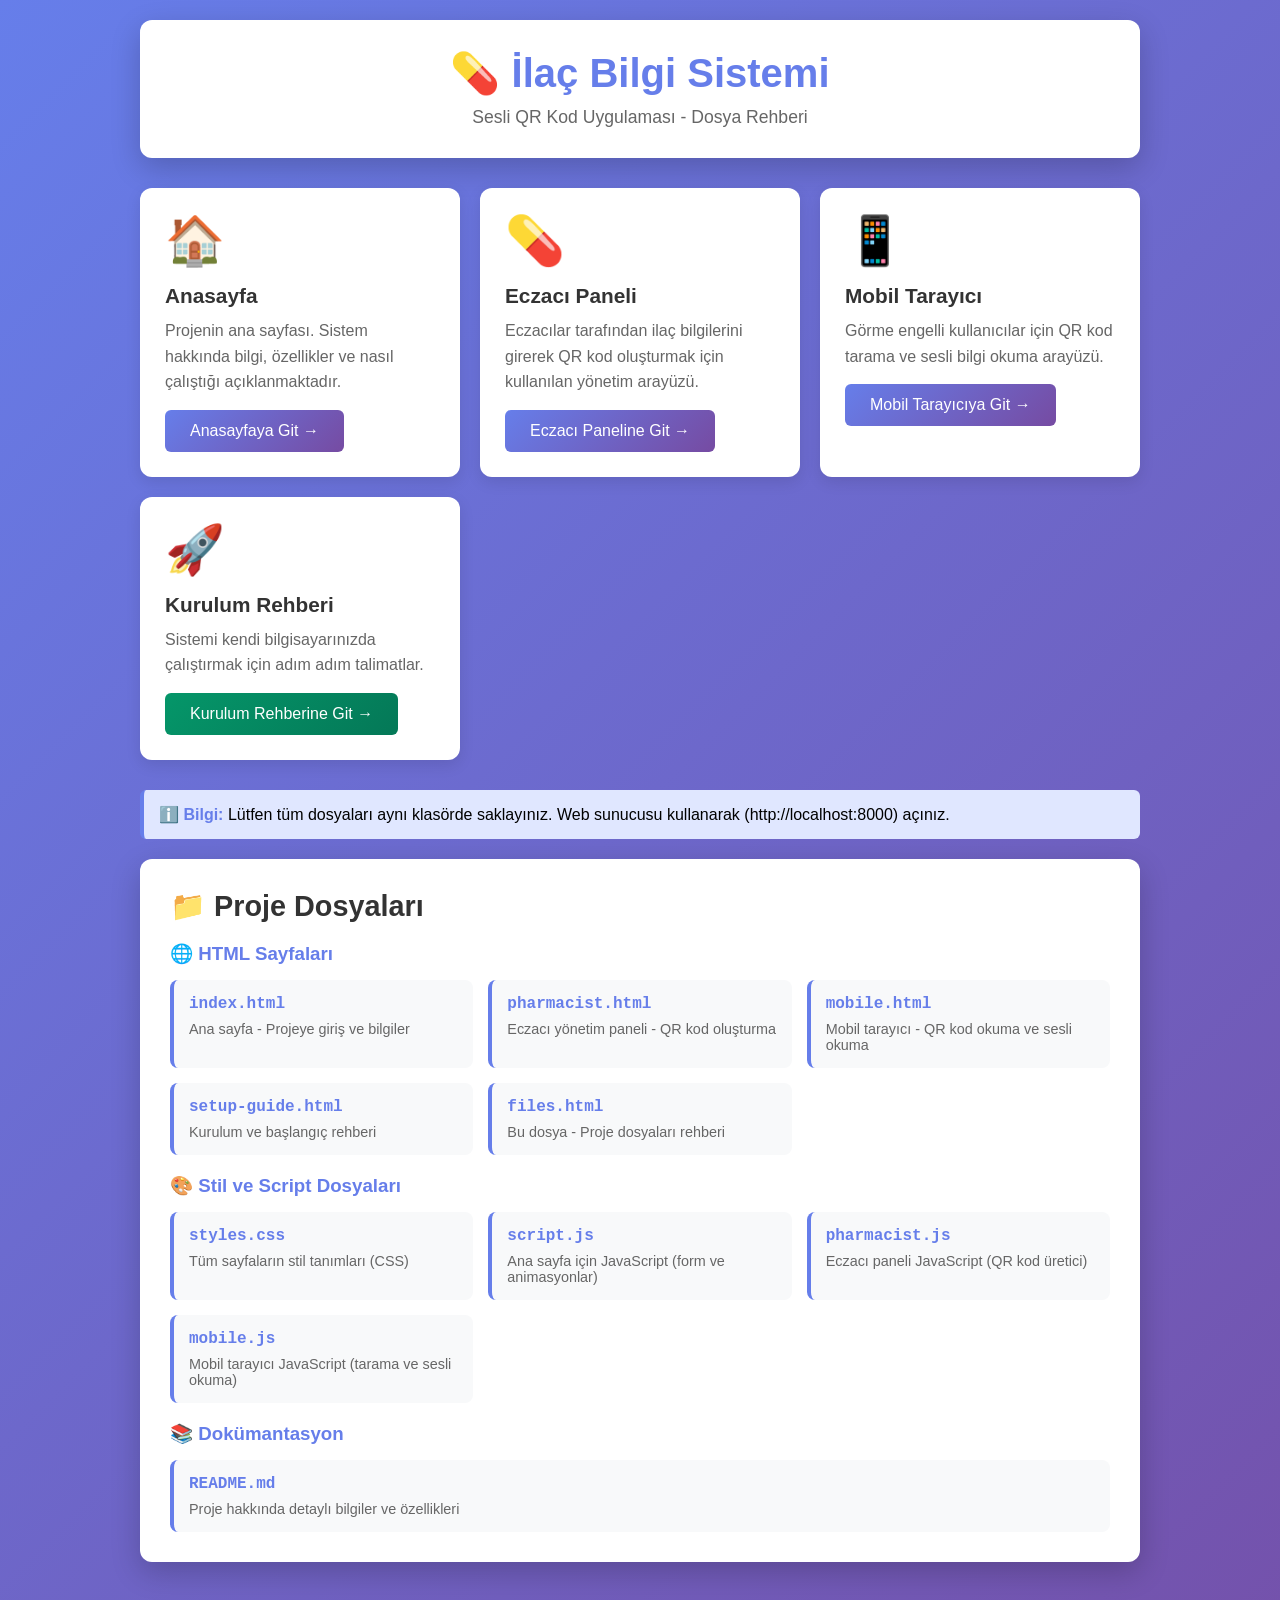
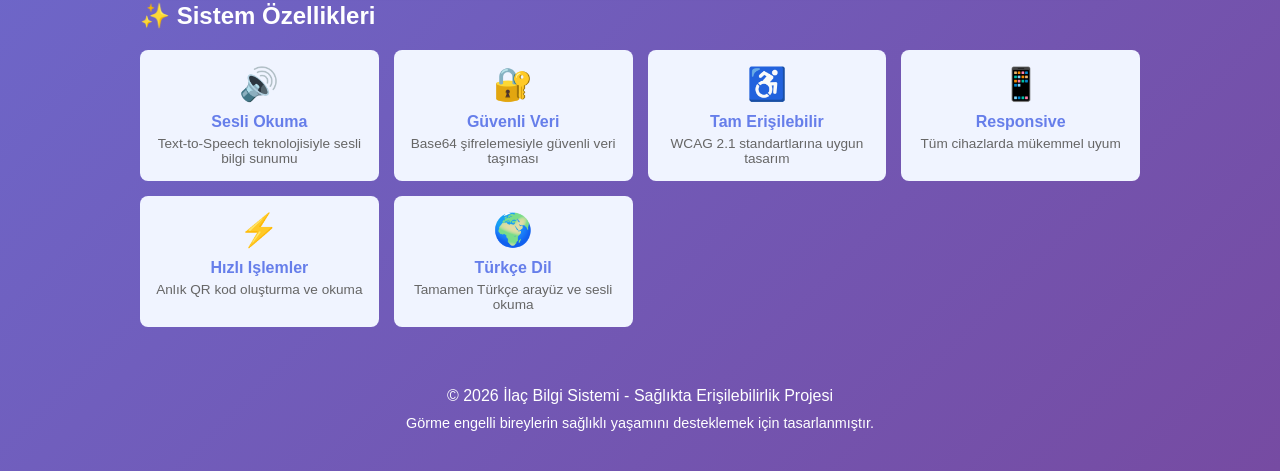
<file: files.html>
<!DOCTYPE html>
<html lang="tr">
<head>
    <meta charset="UTF-8">
    <meta name="viewport" content="width=device-width, initial-scale=1.0">
    <title>Proje Dosyaları - İlaç Bilgi Sistemi</title>
    <style>
        * {
            margin: 0;
            padding: 0;
            box-sizing: border-box;
        }
        body {
            font-family: 'Segoe UI', Tahoma, Geneva, Verdana, sans-serif;
            background: linear-gradient(135deg, #667eea 0%, #764ba2 100%);
            min-height: 100vh;
            padding: 20px;
        }
        .container {
            max-width: 1000px;
            margin: 0 auto;
        }
        .header {
            background: white;
            padding: 30px;
            border-radius: 12px;
            box-shadow: 0 10px 30px rgba(0,0,0,0.2);
            margin-bottom: 30px;
            text-align: center;
        }
        .header h1 {
            color: #667eea;
            margin-bottom: 10px;
            font-size: 2.5rem;
        }
        .header p {
            color: #666;
            font-size: 1.1rem;
        }
        .grid {
            display: grid;
            grid-template-columns: repeat(auto-fit, minmax(320px, 1fr));
            gap: 20px;
            margin-bottom: 30px;
        }
        .card {
            background: white;
            border-radius: 12px;
            padding: 25px;
            box-shadow: 0 5px 15px rgba(0,0,0,0.1);
            transition: transform 0.3s, box-shadow 0.3s;
            cursor: pointer;
        }
        .card:hover {
            transform: translateY(-5px);
            box-shadow: 0 15px 30px rgba(0,0,0,0.2);
        }
        .card-icon {
            font-size: 3rem;
            margin-bottom: 15px;
        }
        .card h2 {
            color: #333;
            margin-bottom: 10px;
            font-size: 1.3rem;
        }
        .card p {
            color: #666;
            margin-bottom: 15px;
            line-height: 1.6;
        }
        .btn {
            display: inline-block;
            background: linear-gradient(135deg, #667eea 0%, #764ba2 100%);
            color: white;
            padding: 12px 25px;
            border-radius: 6px;
            text-decoration: none;
            font-weight: 500;
            transition: transform 0.2s;
        }
        .btn:hover {
            transform: scale(1.05);
        }
        .btn-secondary {
            background: linear-gradient(135deg, #059669 0%, #047857 100%);
        }
        .files-section {
            background: white;
            border-radius: 12px;
            padding: 30px;
            box-shadow: 0 10px 30px rgba(0,0,0,0.2);
        }
        .files-section h2 {
            color: #333;
            margin-bottom: 20px;
            font-size: 1.8rem;
        }
        .file-list {
            display: grid;
            grid-template-columns: repeat(auto-fit, minmax(250px, 1fr));
            gap: 15px;
        }
        .file-item {
            background: #f8f9fa;
            padding: 15px;
            border-radius: 8px;
            border-left: 4px solid #667eea;
        }
        .file-name {
            font-family: 'Courier New', monospace;
            color: #667eea;
            font-weight: bold;
            margin-bottom: 8px;
        }
        .file-desc {
            color: #666;
            font-size: 0.9rem;
        }
        .features {
            display: grid;
            grid-template-columns: repeat(auto-fit, minmax(200px, 1fr));
            gap: 15px;
            margin-top: 20px;
        }
        .feature {
            background: #f0f4ff;
            padding: 15px;
            border-radius: 8px;
            text-align: center;
        }
        .feature-icon {
            font-size: 2rem;
            margin-bottom: 10px;
        }
        .feature-title {
            color: #667eea;
            font-weight: bold;
            margin-bottom: 5px;
        }
        .feature-desc {
            color: #666;
            font-size: 0.85rem;
        }
        .info-box {
            background: #e0e7ff;
            border-left: 4px solid #667eea;
            padding: 15px;
            border-radius: 6px;
            margin-bottom: 20px;
        }
        .info-box strong {
            color: #667eea;
        }
        footer {
            text-align: center;
            color: white;
            padding: 20px;
            margin-top: 40px;
        }
        @media (max-width: 600px) {
            .header h1 {
                font-size: 1.8rem;
            }
            .grid {
                grid-template-columns: 1fr;
            }
            .file-list {
                grid-template-columns: 1fr;
            }
        }
    </style>
</head>
<body>
    <div class="container">
        <div class="header">
            <h1>💊 İlaç Bilgi Sistemi</h1>
            <p>Sesli QR Kod Uygulaması - Dosya Rehberi</p>
        </div>

        <div class="grid">
            <div class="card">
                <div class="card-icon">🏠</div>
                <h2>Anasayfa</h2>
                <p>Projenin ana sayfası. Sistem hakkında bilgi, özellikler ve nasıl çalıştığı açıklanmaktadır.</p>
                <a href="index.html" class="btn">Anasayfaya Git →</a>
            </div>

            <div class="card">
                <div class="card-icon">💊</div>
                <h2>Eczacı Paneli</h2>
                <p>Eczacılar tarafından ilaç bilgilerini girerek QR kod oluşturmak için kullanılan yönetim arayüzü.</p>
                <a href="pharmacist.html" class="btn">Eczacı Paneline Git →</a>
            </div>

            <div class="card">
                <div class="card-icon">📱</div>
                <h2>Mobil Tarayıcı</h2>
                <p>Görme engelli kullanıcılar için QR kod tarama ve sesli bilgi okuma arayüzü.</p>
                <a href="mobile.html" class="btn">Mobil Tarayıcıya Git →</a>
            </div>

            <div class="card">
                <div class="card-icon">🚀</div>
                <h2>Kurulum Rehberi</h2>
                <p>Sistemi kendi bilgisayarınızda çalıştırmak için adım adım talimatlar.</p>
                <a href="setup-guide.html" class="btn btn-secondary">Kurulum Rehberine Git →</a>
            </div>
        </div>

        <div class="info-box">
            <strong>ℹ️ Bilgi:</strong> Lütfen tüm dosyaları aynı klasörde saklayınız. Web sunucusu kullanarak (http://localhost:8000) açınız.
        </div>

        <div class="files-section">
            <h2>📁 Proje Dosyaları</h2>
            
            <h3 style="color: #667eea; margin-top: 20px; margin-bottom: 15px;">🌐 HTML Sayfaları</h3>
            <div class="file-list">
                <div class="file-item">
                    <div class="file-name">index.html</div>
                    <div class="file-desc">Ana sayfa - Projeye giriş ve bilgiler</div>
                </div>
                <div class="file-item">
                    <div class="file-name">pharmacist.html</div>
                    <div class="file-desc">Eczacı yönetim paneli - QR kod oluşturma</div>
                </div>
                <div class="file-item">
                    <div class="file-name">mobile.html</div>
                    <div class="file-desc">Mobil tarayıcı - QR kod okuma ve sesli okuma</div>
                </div>
                <div class="file-item">
                    <div class="file-name">setup-guide.html</div>
                    <div class="file-desc">Kurulum ve başlangıç rehberi</div>
                </div>
                <div class="file-item">
                    <div class="file-name">files.html</div>
                    <div class="file-desc">Bu dosya - Proje dosyaları rehberi</div>
                </div>
            </div>

            <h3 style="color: #667eea; margin-top: 20px; margin-bottom: 15px;">🎨 Stil ve Script Dosyaları</h3>
            <div class="file-list">
                <div class="file-item">
                    <div class="file-name">styles.css</div>
                    <div class="file-desc">Tüm sayfaların stil tanımları (CSS)</div>
                </div>
                <div class="file-item">
                    <div class="file-name">script.js</div>
                    <div class="file-desc">Ana sayfa için JavaScript (form ve animasyonlar)</div>
                </div>
                <div class="file-item">
                    <div class="file-name">pharmacist.js</div>
                    <div class="file-desc">Eczacı paneli JavaScript (QR kod üretici)</div>
                </div>
                <div class="file-item">
                    <div class="file-name">mobile.js</div>
                    <div class="file-desc">Mobil tarayıcı JavaScript (tarama ve sesli okuma)</div>
                </div>
            </div>

            <h3 style="color: #667eea; margin-top: 20px; margin-bottom: 15px;">📚 Dokümantasyon</h3>
            <div class="file-list">
                <div class="file-item">
                    <div class="file-name">README.md</div>
                    <div class="file-desc">Proje hakkında detaylı bilgiler ve özellikleri</div>
                </div>
            </div>
        </div>

        <h2 style="color: white; margin-top: 40px; margin-bottom: 20px;">✨ Sistem Özellikleri</h2>
        <div class="features">
            <div class="feature">
                <div class="feature-icon">🔊</div>
                <div class="feature-title">Sesli Okuma</div>
                <div class="feature-desc">Text-to-Speech teknolojisiyle sesli bilgi sunumu</div>
            </div>
            <div class="feature">
                <div class="feature-icon">🔐</div>
                <div class="feature-title">Güvenli Veri</div>
                <div class="feature-desc">Base64 şifrelemesiyle güvenli veri taşıması</div>
            </div>
            <div class="feature">
                <div class="feature-icon">♿</div>
                <div class="feature-title">Tam Erişilebilir</div>
                <div class="feature-desc">WCAG 2.1 standartlarına uygun tasarım</div>
            </div>
            <div class="feature">
                <div class="feature-icon">📱</div>
                <div class="feature-title">Responsive</div>
                <div class="feature-desc">Tüm cihazlarda mükemmel uyum</div>
            </div>
            <div class="feature">
                <div class="feature-icon">⚡</div>
                <div class="feature-title">Hızlı Işlemler</div>
                <div class="feature-desc">Anlık QR kod oluşturma ve okuma</div>
            </div>
            <div class="feature">
                <div class="feature-icon">🌍</div>
                <div class="feature-title">Türkçe Dil</div>
                <div class="feature-desc">Tamamen Türkçe arayüz ve sesli okuma</div>
            </div>
        </div>

        <footer>
            <p>&copy; 2026 İlaç Bilgi Sistemi - Sağlıkta Erişilebilirlik Projesi</p>
            <p style="font-size: 0.9rem; margin-top: 10px;">Görme engelli bireylerin sağlıklı yaşamını desteklemek için tasarlanmıştır.</p>
        </footer>
    </div>
</body>
</html>
</file>
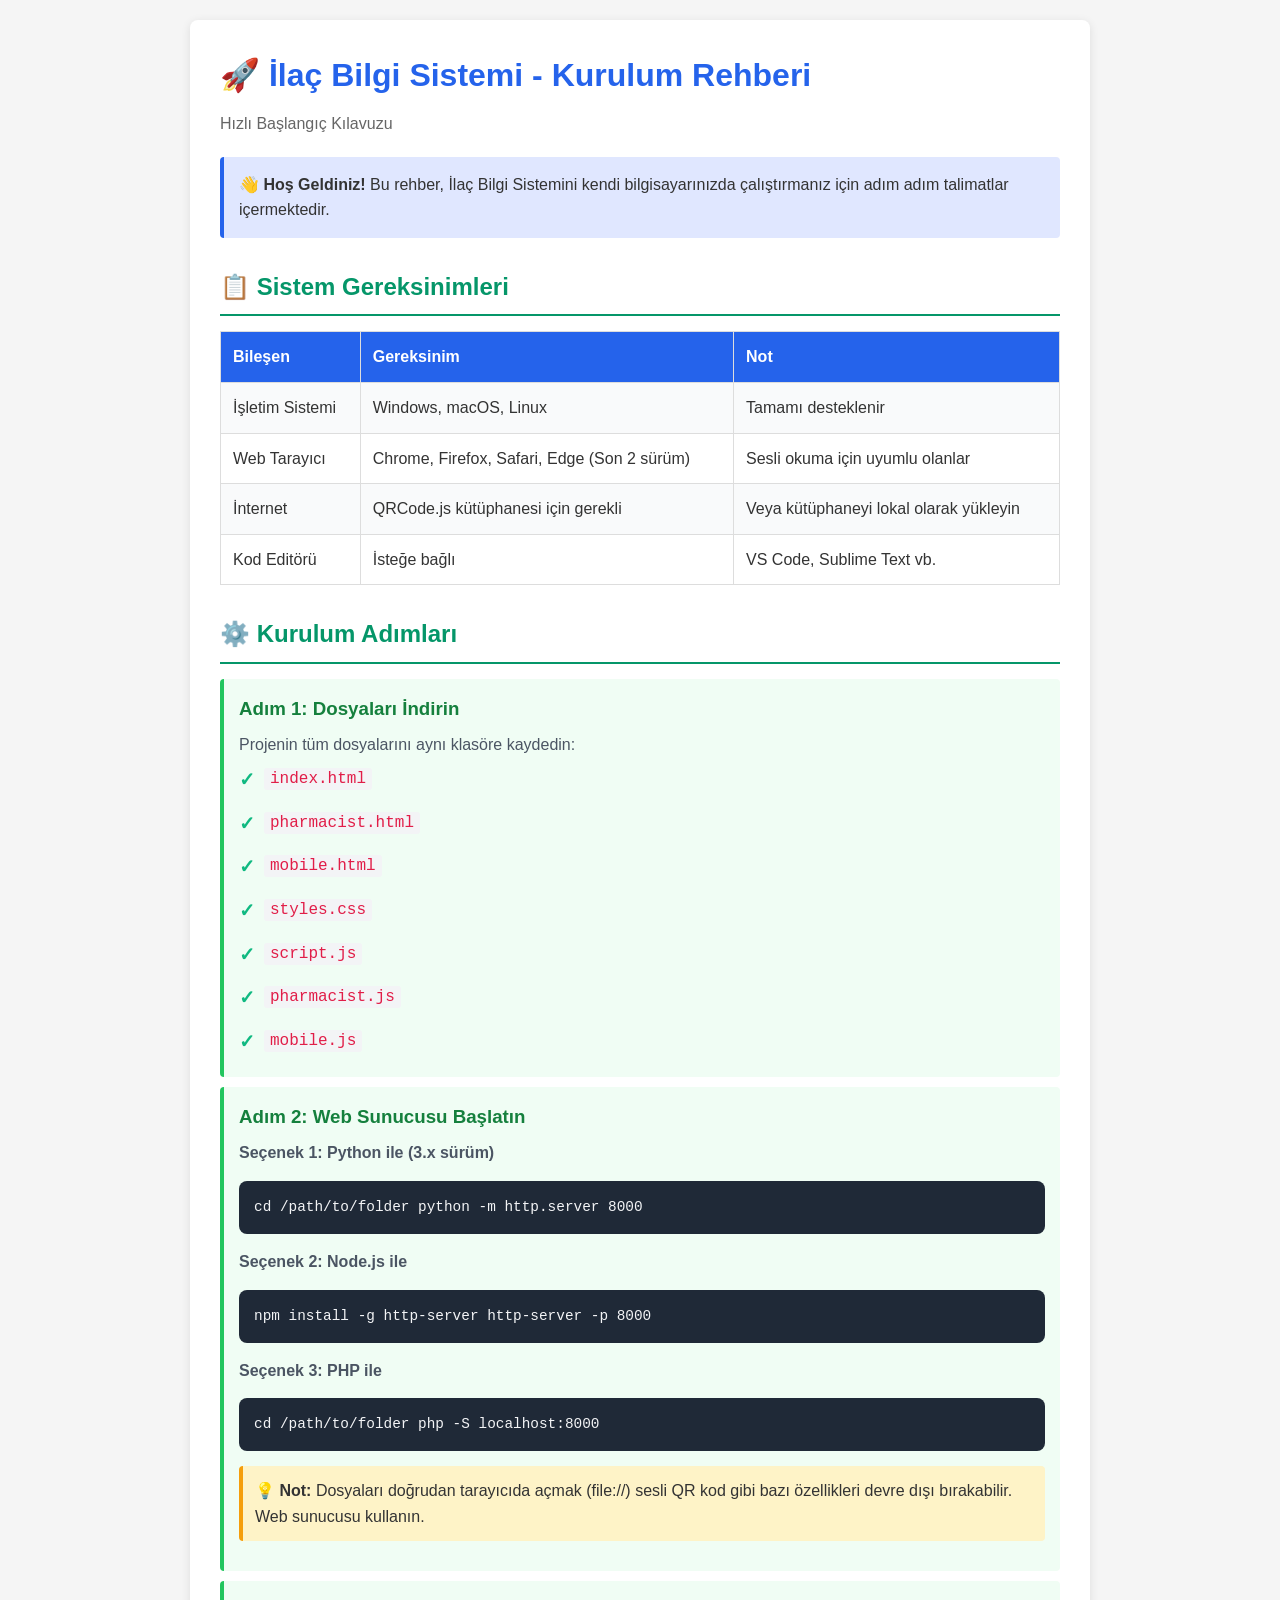
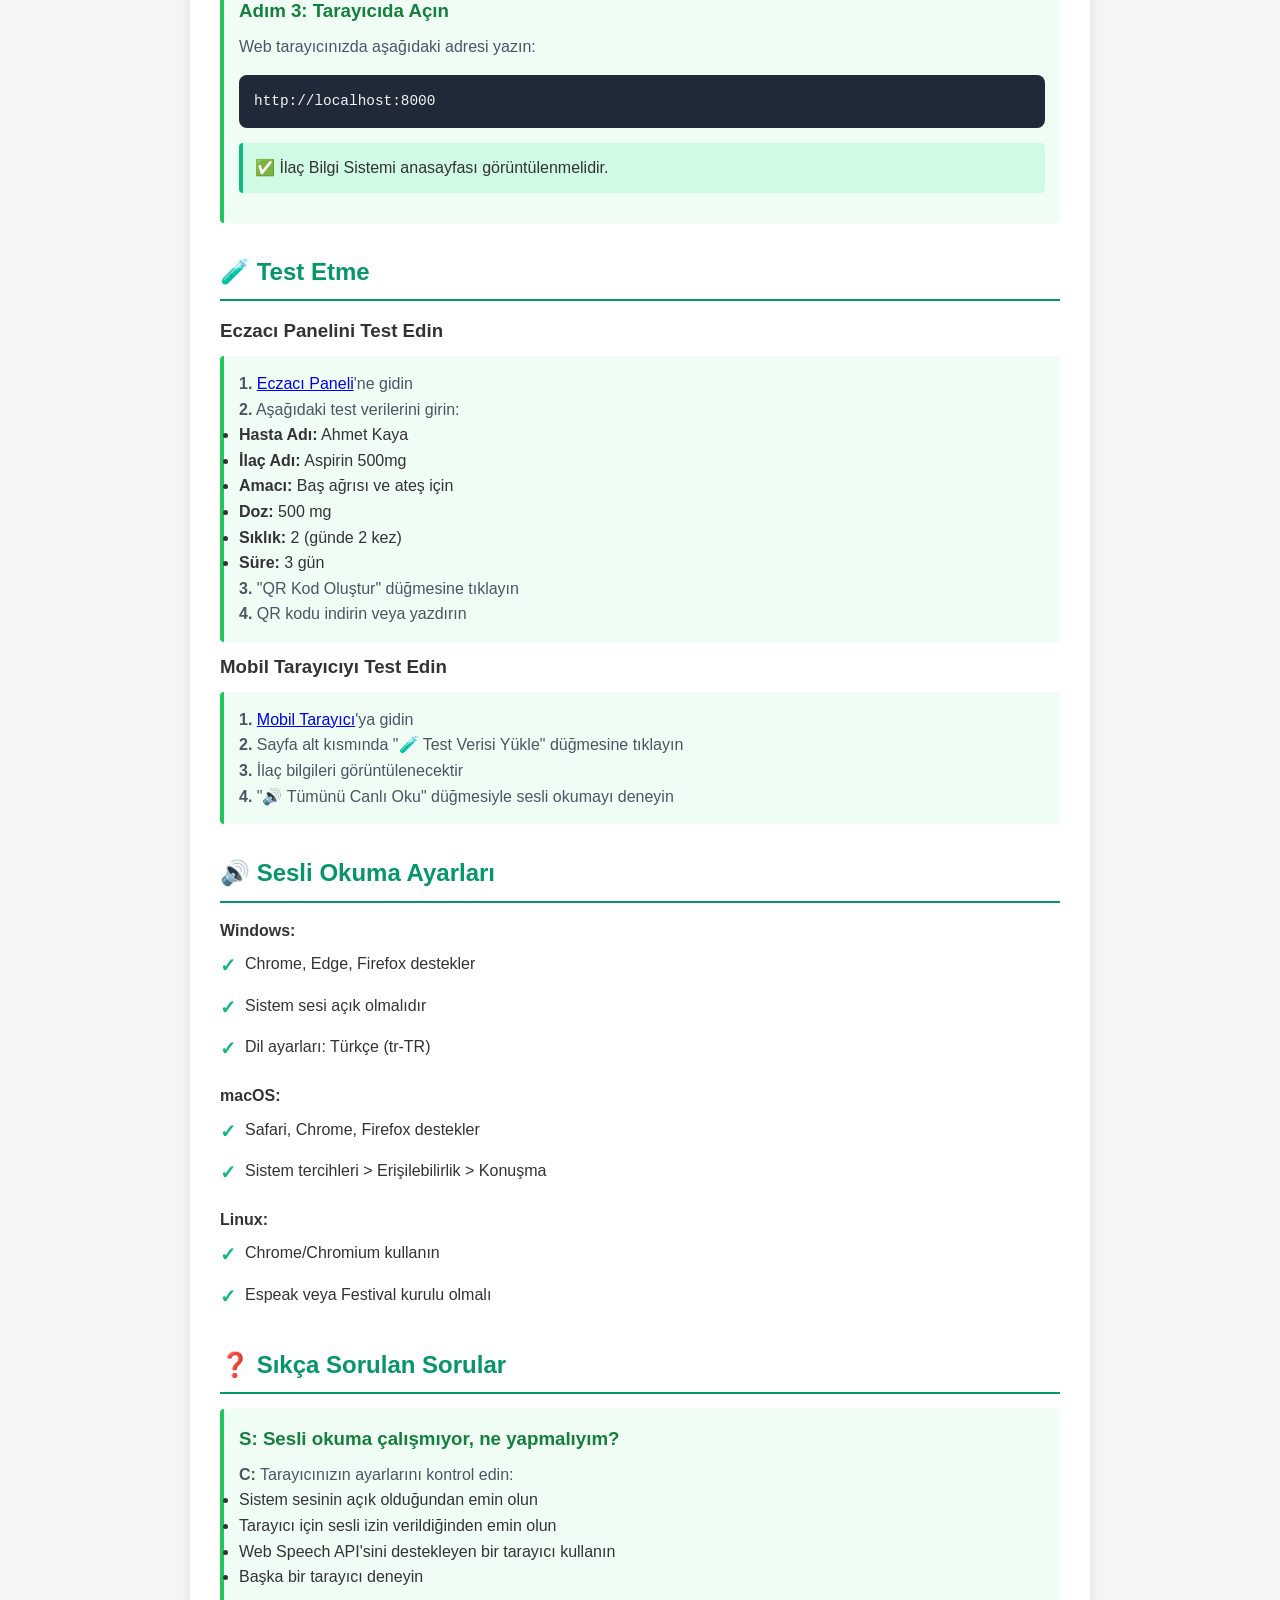
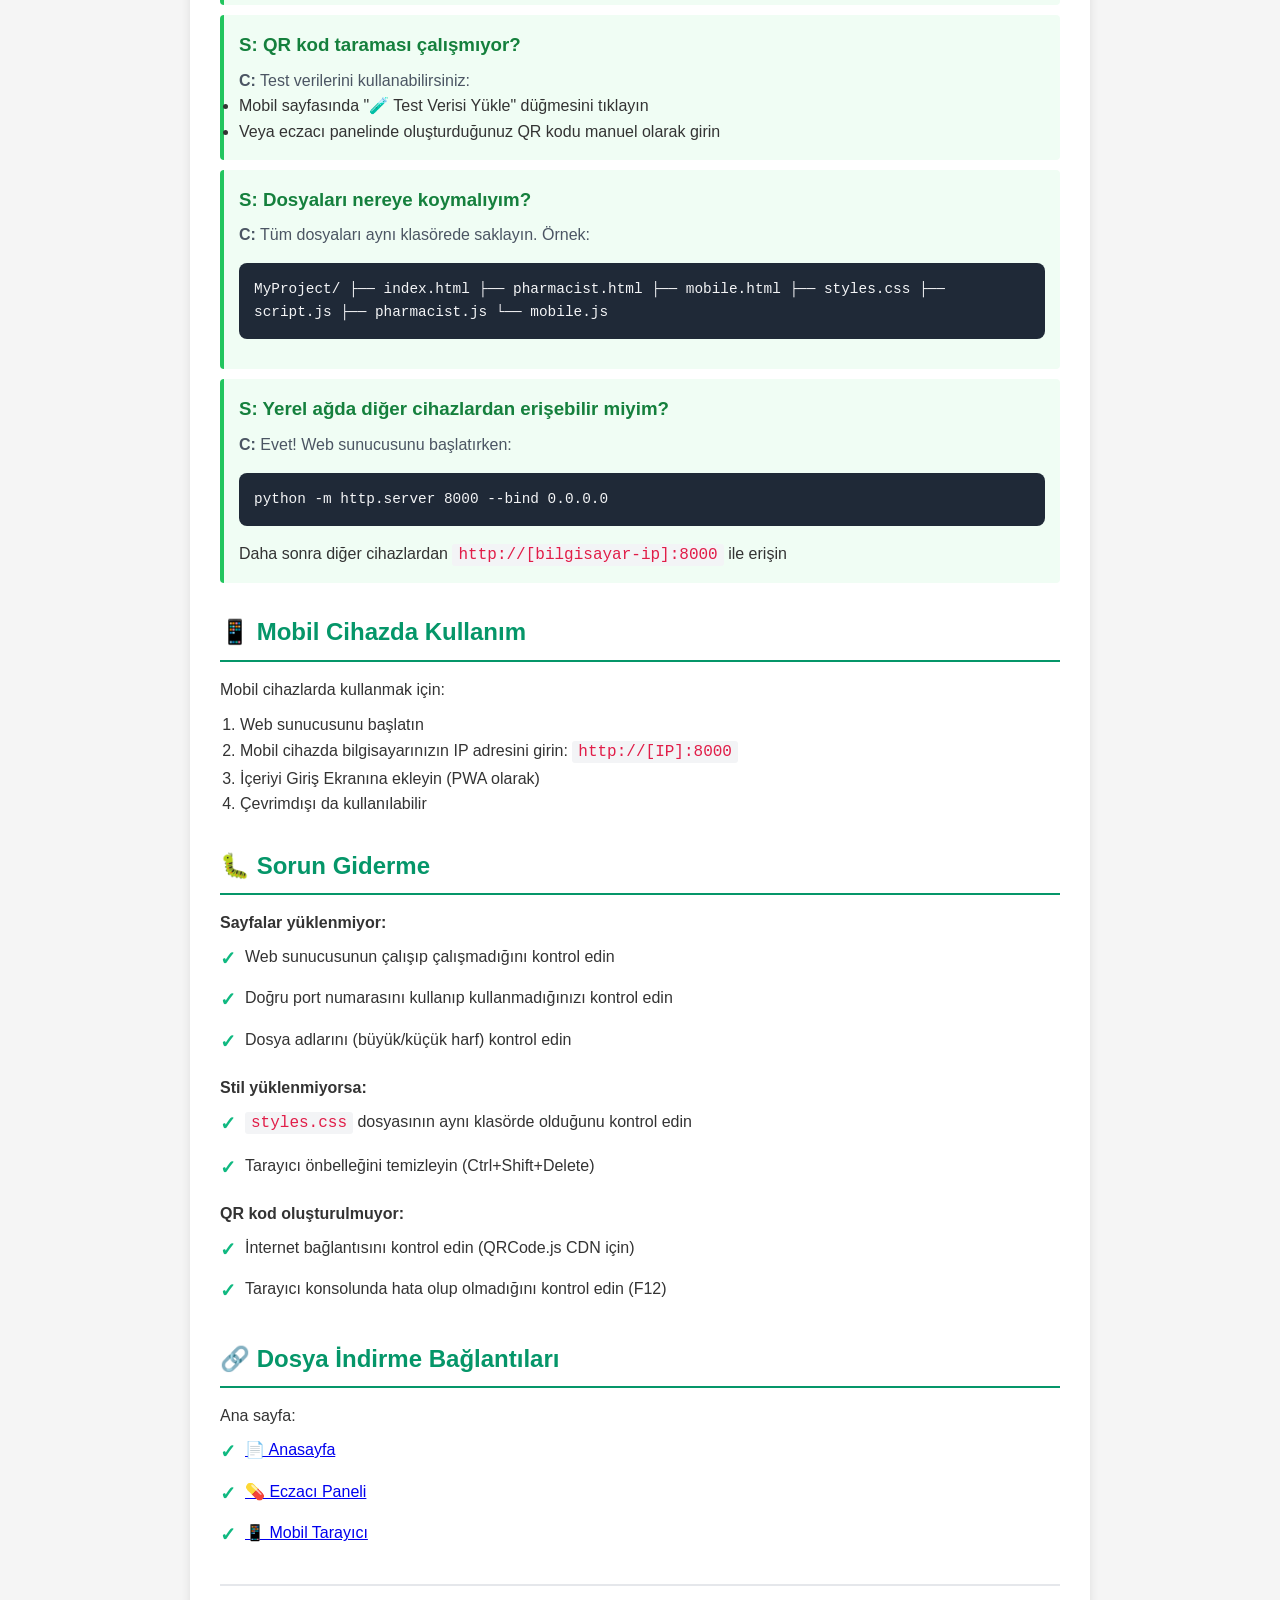
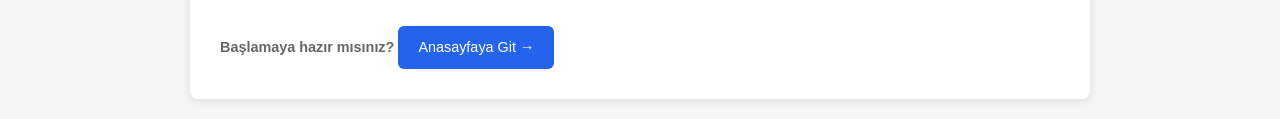
<file: setup-guide.html>
<!DOCTYPE html>
<html lang="tr">
<head>
    <meta charset="UTF-8">
    <title>Kurulum Rehberi - İlaç Bilgi Sistemi</title>
    <style>
        * {
            margin: 0;
            padding: 0;
            box-sizing: border-box;
        }
        body {
            font-family: 'Segoe UI', Tahoma, Geneva, Verdana, sans-serif;
            line-height: 1.6;
            color: #333;
            background-color: #f5f5f5;
            padding: 20px;
        }
        .container {
            max-width: 900px;
            margin: 0 auto;
            background: white;
            padding: 30px;
            border-radius: 8px;
            box-shadow: 0 2px 10px rgba(0,0,0,0.1);
        }
        h1 {
            color: #2563eb;
            margin-bottom: 10px;
        }
        h2 {
            color: #059669;
            margin-top: 30px;
            margin-bottom: 15px;
            border-bottom: 2px solid #059669;
            padding-bottom: 8px;
        }
        .intro {
            background: #e0e7ff;
            padding: 15px;
            border-left: 4px solid #2563eb;
            margin-bottom: 20px;
            border-radius: 4px;
        }
        .section {
            margin-bottom: 25px;
        }
        .step {
            background: #f0fdf4;
            padding: 15px;
            margin: 10px 0;
            border-left: 4px solid #22c55e;
            border-radius: 4px;
        }
        .step h3 {
            color: #15803d;
            margin-bottom: 8px;
        }
        .step p {
            color: #4b5563;
        }
        code {
            background: #f3f4f6;
            padding: 2px 6px;
            border-radius: 3px;
            font-family: 'Courier New', monospace;
            color: #e11d48;
            font-weight: 500;
        }
        .code-block {
            background: #1f2937;
            color: #f3f4f6;
            padding: 15px;
            border-radius: 8px;
            margin: 15px 0;
            overflow-x: auto;
            font-family: 'Courier New', monospace;
            font-size: 0.9rem;
        }
        .note {
            background: #fef3c7;
            border-left: 4px solid #f59e0b;
            padding: 12px;
            margin: 15px 0;
            border-radius: 4px;
        }
        .success {
            background: #d1fae5;
            border-left: 4px solid #10b981;
            padding: 12px;
            margin: 15px 0;
            border-radius: 4px;
        }
        .features-list {
            list-style: none;
            padding-left: 0;
        }
        .features-list li {
            padding: 8px 0;
            padding-left: 25px;
            position: relative;
        }
        .features-list li:before {
            content: "✓";
            position: absolute;
            left: 0;
            color: #10b981;
            font-weight: bold;
            font-size: 1.2rem;
        }
        .btn-back {
            display: inline-block;
            background: #2563eb;
            color: white;
            padding: 10px 20px;
            border-radius: 6px;
            text-decoration: none;
            margin-top: 20px;
            transition: background 0.3s;
        }
        .btn-back:hover {
            background: #1d4ed8;
        }
        table {
            width: 100%;
            border-collapse: collapse;
            margin: 15px 0;
        }
        table th, table td {
            border: 1px solid #ddd;
            padding: 12px;
            text-align: left;
        }
        table th {
            background: #2563eb;
            color: white;
        }
        table tr:nth-child(even) {
            background: #f9fafb;
        }
    </style>
</head>
<body>
    <div class="container">
        <h1>🚀 İlaç Bilgi Sistemi - Kurulum Rehberi</h1>
        <p style="color: #666; margin-bottom: 20px;">Hızlı Başlangıç Kılavuzu</p>

        <div class="intro">
            <strong>👋 Hoş Geldiniz!</strong> Bu rehber, İlaç Bilgi Sistemini kendi bilgisayarınızda çalıştırmanız için adım adım talimatlar içermektedir.
        </div>

        <div class="section">
            <h2>📋 Sistem Gereksinimleri</h2>
            <table>
                <tr>
                    <th>Bileşen</th>
                    <th>Gereksinim</th>
                    <th>Not</th>
                </tr>
                <tr>
                    <td>İşletim Sistemi</td>
                    <td>Windows, macOS, Linux</td>
                    <td>Tamamı desteklenir</td>
                </tr>
                <tr>
                    <td>Web Tarayıcı</td>
                    <td>Chrome, Firefox, Safari, Edge (Son 2 sürüm)</td>
                    <td>Sesli okuma için uyumlu olanlar</td>
                </tr>
                <tr>
                    <td>İnternet</td>
                    <td>QRCode.js kütüphanesi için gerekli</td>
                    <td>Veya kütüphaneyi lokal olarak yükleyin</td>
                </tr>
                <tr>
                    <td>Kod Editörü</td>
                    <td>İsteğe bağlı</td>
                    <td>VS Code, Sublime Text vb.</td>
                </tr>
            </table>
        </div>

        <div class="section">
            <h2>⚙️ Kurulum Adımları</h2>

            <div class="step">
                <h3>Adım 1: Dosyaları İndirin</h3>
                <p>Projenin tüm dosyalarını aynı klasöre kaydedin:</p>
                <ul class="features-list">
                    <li><code>index.html</code></li>
                    <li><code>pharmacist.html</code></li>
                    <li><code>mobile.html</code></li>
                    <li><code>styles.css</code></li>
                    <li><code>script.js</code></li>
                    <li><code>pharmacist.js</code></li>
                    <li><code>mobile.js</code></li>
                </ul>
            </div>

            <div class="step">
                <h3>Adım 2: Web Sunucusu Başlatın</h3>
                <p><strong>Seçenek 1: Python ile (3.x sürüm)</strong></p>
                <div class="code-block">cd /path/to/folder
python -m http.server 8000</div>

                <p><strong>Seçenek 2: Node.js ile</strong></p>
                <div class="code-block">npm install -g http-server
http-server -p 8000</div>

                <p><strong>Seçenek 3: PHP ile</strong></p>
                <div class="code-block">cd /path/to/folder
php -S localhost:8000</div>

                <div class="note">
                    <strong>💡 Not:</strong> Dosyaları doğrudan tarayıcıda açmak (file://) sesli QR kod gibi bazı özellikleri devre dışı bırakabilir. Web sunucusu kullanın.
                </div>
            </div>

            <div class="step">
                <h3>Adım 3: Tarayıcıda Açın</h3>
                <p>Web tarayıcınızda aşağıdaki adresi yazın:</p>
                <div class="code-block">http://localhost:8000</div>

                <div class="success">
                    ✅ İlaç Bilgi Sistemi anasayfası görüntülenmelidir.
                </div>
            </div>
        </div>

        <div class="section">
            <h2>🧪 Test Etme</h2>

            <h3>Eczacı Panelini Test Edin</h3>
            <div class="step">
                <p><strong>1.</strong> <a href="pharmacist.html">Eczacı Paneli</a>'ne gidin</p>
                <p><strong>2.</strong> Aşağıdaki test verilerini girin:</p>
                <ul>
                    <li><strong>Hasta Adı:</strong> Ahmet Kaya</li>
                    <li><strong>İlaç Adı:</strong> Aspirin 500mg</li>
                    <li><strong>Amacı:</strong> Baş ağrısı ve ateş için</li>
                    <li><strong>Doz:</strong> 500 mg</li>
                    <li><strong>Sıklık:</strong> 2 (günde 2 kez)</li>
                    <li><strong>Süre:</strong> 3 gün</li>
                </ul>
                <p><strong>3.</strong> "QR Kod Oluştur" düğmesine tıklayın</p>
                <p><strong>4.</strong> QR kodu indirin veya yazdırın</p>
            </div>

            <h3>Mobil Tarayıcıyı Test Edin</h3>
            <div class="step">
                <p><strong>1.</strong> <a href="mobile.html">Mobil Tarayıcı</a>'ya gidin</p>
                <p><strong>2.</strong> Sayfa alt kısmında "🧪 Test Verisi Yükle" düğmesine tıklayın</p>
                <p><strong>3.</strong> İlaç bilgileri görüntülenecektir</p>
                <p><strong>4.</strong> "🔊 Tümünü Canlı Oku" düğmesiyle sesli okumayı deneyin</p>
            </div>
        </div>

        <div class="section">
            <h2>🔊 Sesli Okuma Ayarları</h2>

            <p><strong>Windows:</strong></p>
            <ul class="features-list">
                <li>Chrome, Edge, Firefox destekler</li>
                <li>Sistem sesi açık olmalıdır</li>
                <li>Dil ayarları: Türkçe (tr-TR)</li>
            </ul>

            <p style="margin-top: 15px;"><strong>macOS:</strong></p>
            <ul class="features-list">
                <li>Safari, Chrome, Firefox destekler</li>
                <li>Sistem tercihleri &gt; Erişilebilirlik &gt; Konuşma</li>
            </ul>

            <p style="margin-top: 15px;"><strong>Linux:</strong></p>
            <ul class="features-list">
                <li>Chrome/Chromium kullanın</li>
                <li>Espeak veya Festival kurulu olmalı</li>
            </ul>
        </div>

        <div class="section">
            <h2>❓ Sıkça Sorulan Sorular</h2>

            <div class="step">
                <h3>S: Sesli okuma çalışmıyor, ne yapmalıyım?</h3>
                <p><strong>C:</strong> Tarayıcınızın ayarlarını kontrol edin:
                    <ul>
                        <li>Sistem sesinin açık olduğundan emin olun</li>
                        <li>Tarayıcı için sesli izin verildiğinden emin olun</li>
                        <li>Web Speech API'sini destekleyen bir tarayıcı kullanın</li>
                        <li>Başka bir tarayıcı deneyin</li>
                    </ul>
                </p>
            </div>

            <div class="step">
                <h3>S: QR kod taraması çalışmıyor?</h3>
                <p><strong>C:</strong> Test verilerini kullanabilirsiniz:
                    <ul>
                        <li>Mobil sayfasında "🧪 Test Verisi Yükle" düğmesini tıklayın</li>
                        <li>Veya eczacı panelinde oluşturduğunuz QR kodu manuel olarak girin</li>
                    </ul>
                </p>
            </div>

            <div class="step">
                <h3>S: Dosyaları nereye koymalıyım?</h3>
                <p><strong>C:</strong> Tüm dosyaları aynı klasörede saklayın. Örnek:
                    <div class="code-block">MyProject/
├── index.html
├── pharmacist.html
├── mobile.html
├── styles.css
├── script.js
├── pharmacist.js
└── mobile.js</div>
                </p>
            </div>

            <div class="step">
                <h3>S: Yerel ağda diğer cihazlardan erişebilir miyim?</h3>
                <p><strong>C:</strong> Evet! Web sunucusunu başlatırken:
                    <div class="code-block">python -m http.server 8000 --bind 0.0.0.0</div>
                    Daha sonra diğer cihazlardan <code>http://[bilgisayar-ip]:8000</code> ile erişin
                </p>
            </div>
        </div>

        <div class="section">
            <h2>📱 Mobil Cihazda Kullanım</h2>

            <p>Mobil cihazlarda kullanmak için:</p>
            <ol style="margin-left: 20px; margin-top: 10px;">
                <li>Web sunucusunu başlatın</li>
                <li>Mobil cihazda bilgisayarınızın IP adresini girin: <code>http://[IP]:8000</code></li>
                <li>İçeriyi Giriş Ekranına ekleyin (PWA olarak)</li>
                <li>Çevrimdışı da kullanılabilir</li>
            </ol>
        </div>

        <div class="section">
            <h2>🐛 Sorun Giderme</h2>

            <p><strong>Sayfalar yüklenmiyor:</strong></p>
            <ul class="features-list">
                <li>Web sunucusunun çalışıp çalışmadığını kontrol edin</li>
                <li>Doğru port numarasını kullanıp kullanmadığınızı kontrol edin</li>
                <li>Dosya adlarını (büyük/küçük harf) kontrol edin</li>
            </ul>

            <p style="margin-top: 15px;"><strong>Stil yüklenmiyorsa:</strong></p>
            <ul class="features-list">
                <li><code>styles.css</code> dosyasının aynı klasörde olduğunu kontrol edin</li>
                <li>Tarayıcı önbelleğini temizleyin (Ctrl+Shift+Delete)</li>
            </ul>

            <p style="margin-top: 15px;"><strong>QR kod oluşturulmuyor:</strong></p>
            <ul class="features-list">
                <li>İnternet bağlantısını kontrol edin (QRCode.js CDN için)</li>
                <li>Tarayıcı konsolunda hata olup olmadığını kontrol edin (F12)</li>
            </ul>
        </div>

        <div class="section">
            <h2>🔗 Dosya İndirme Bağlantıları</h2>

            <p>Ana sayfa:</p>
            <ul class="features-list">
                <li><a href="index.html">📄 Anasayfa</a></li>
                <li><a href="pharmacist.html">💊 Eczacı Paneli</a></li>
                <li><a href="mobile.html">📱 Mobil Tarayıcı</a></li>
            </ul>
        </div>

        <div style="margin-top: 30px; padding-top: 20px; border-top: 2px solid #e5e7eb;">
            <p style="color: #666; font-size: 0.9rem;">
                <strong>Başlamaya hazır mısınız?</strong> <a href="index.html" class="btn-back">Anasayfaya Git →</a>
            </p>
        </div>
    </div>
</body>
</html>
</file>
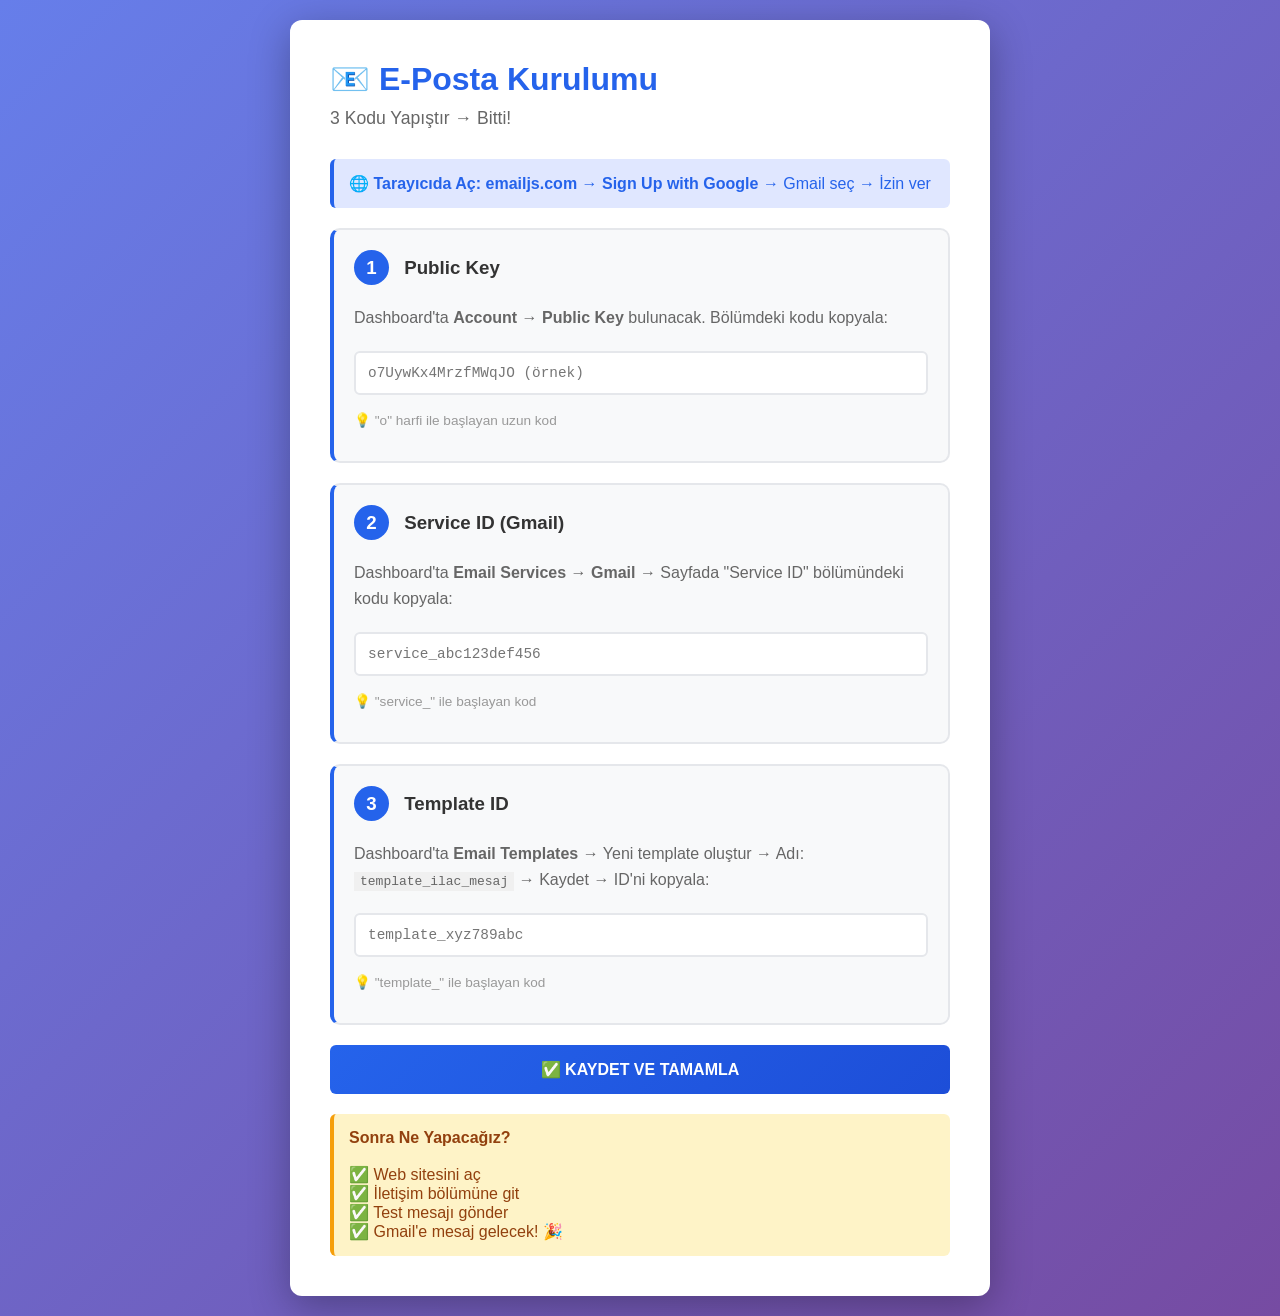
<file: setup.html>
<!DOCTYPE html>
<html lang="tr">
<head>
    <meta charset="UTF-8">
    <meta name="viewport" content="width=device-width, initial-scale=1.0">
    <title>EmailJS Setup - İlaç Bilgi Sistemi</title>
    <style>
        * {
            margin: 0;
            padding: 0;
            box-sizing: border-box;
        }
        body {
            font-family: 'Segoe UI', Tahoma, Geneva, Verdana, sans-serif;
            background: linear-gradient(135deg, #667eea 0%, #764ba2 100%);
            min-height: 100vh;
            padding: 20px;
        }
        .container {
            max-width: 700px;
            margin: 0 auto;
            background: white;
            border-radius: 12px;
            box-shadow: 0 10px 40px rgba(0,0,0,0.3);
            padding: 40px;
        }
        h1 {
            color: #2563eb;
            margin-bottom: 10px;
            font-size: 2rem;
        }
        .subtitle {
            color: #666;
            margin-bottom: 30px;
            font-size: 1.1rem;
        }
        .step {
            background: #f8f9fa;
            border: 2px solid #e5e7eb;
            border-radius: 10px;
            padding: 20px;
            margin-bottom: 20px;
            border-left: 4px solid #2563eb;
        }
        .step-number {
            display: inline-block;
            background: #2563eb;
            color: white;
            width: 35px;
            height: 35px;
            border-radius: 50%;
            text-align: center;
            line-height: 35px;
            font-weight: bold;
            margin-right: 10px;
        }
        .step h3 {
            color: #333;
            margin-bottom: 10px;
            display: inline-block;
        }
        .step p {
            color: #666;
            margin: 10px 0;
            line-height: 1.6;
        }
        .code-input {
            width: 100%;
            padding: 12px;
            border: 2px solid #e5e7eb;
            border-radius: 6px;
            font-family: monospace;
            font-size: 0.9rem;
            margin: 10px 0;
            background: white;
        }
        .code-input:focus {
            outline: none;
            border-color: #2563eb;
            box-shadow: 0 0 0 3px rgba(37, 99, 235, 0.1);
        }
        .btn {
            background: linear-gradient(135deg, #2563eb 0%, #1d4ed8 100%);
            color: white;
            padding: 15px 30px;
            border: none;
            border-radius: 6px;
            font-size: 1rem;
            cursor: pointer;
            font-weight: bold;
            width: 100%;
            transition: all 0.3s;
        }
        .btn:hover {
            transform: translateY(-2px);
            box-shadow: 0 5px 15px rgba(37, 99, 235, 0.4);
        }
        .btn:disabled {
            opacity: 0.5;
            cursor: not-allowed;
            transform: none;
        }
        .success {
            background: #d1fae5;
            border: 2px solid #10b981;
            border-radius: 6px;
            padding: 15px;
            margin-top: 20px;
            color: #065f46;
            display: none;
        }
        .success.show {
            display: block;
        }
        .info-box {
            background: #e0e7ff;
            border-left: 4px solid #2563eb;
            padding: 15px;
            border-radius: 6px;
            margin-bottom: 20px;
        }
        .info-box p {
            color: #2563eb;
            margin: 0;
        }
        .next-step {
            background: #fef3c7;
            border-left: 4px solid #f59e0b;
            padding: 15px;
            border-radius: 6px;
            margin-top: 20px;
        }
        .next-step p {
            color: #92400e;
            margin: 0;
        }
        a {
            color: #2563eb;
            text-decoration: none;
            font-weight: bold;
        }
        a:hover {
            text-decoration: underline;
        }
        .video-link {
            display: inline-block;
            background: #2563eb;
            color: white;
            padding: 10px 20px;
            border-radius: 6px;
            margin-top: 10px;
            text-decoration: none;
        }
        .video-link:hover {
            background: #1d4ed8;
            text-decoration: none;
        }
    </style>
</head>
<body>
    <div class="container">
        <h1>📧 E-Posta Kurulumu</h1>
        <p class="subtitle">3 Kodu Yapıştır → Bitti!</p>

        <div class="info-box">
            <p>
                <strong>🌐 Tarayıcıda Aç:</strong> <a href="https://www.emailjs.com/" target="_blank">emailjs.com</a>
                → <strong>Sign Up with Google</strong> → Gmail seç → İzin ver
            </p>
        </div>

        <form onsubmit="saveConfig(event)">
            <div class="step">
                <h3><span class="step-number">1</span> Public Key</h3>
                <p>
                    Dashboard'ta <strong>Account</strong> → <strong>Public Key</strong> bulunacak. 
                    Bölümdeki kodu kopyala:
                </p>
                <input type="text" id="publicKey" class="code-input" placeholder="o7UywKx4MrzfMWqJO (örnek)" required>
                <p style="font-size: 0.85rem; color: #999; margin-top: 5px;">💡 "o" harfi ile başlayan uzun kod</p>
            </div>

            <div class="step">
                <h3><span class="step-number">2</span> Service ID (Gmail)</h3>
                <p>
                    Dashboard'ta <strong>Email Services</strong> → <strong>Gmail</strong> → 
                    Sayfada "Service ID" bölümündeki kodu kopyala:
                </p>
                <input type="text" id="serviceId" class="code-input" placeholder="service_abc123def456" required>
                <p style="font-size: 0.85rem; color: #999; margin-top: 5px;">💡 "service_" ile başlayan kod</p>
            </div>

            <div class="step">
                <h3><span class="step-number">3</span> Template ID</h3>
                <p>
                    Dashboard'ta <strong>Email Templates</strong> → Yeni template oluştur → 
                    Adı: <code style="background: #f0f0f0; padding: 2px 6px;">template_ilac_mesaj</code> → Kaydet → 
                    ID'ni kopyala:
                </p>
                <input type="text" id="templateId" class="code-input" placeholder="template_xyz789abc" required>
                <p style="font-size: 0.85rem; color: #999; margin-top: 5px;">💡 "template_" ile başlayan kod</p>
            </div>

            <button type="submit" class="btn">✅ KAYDET VE TAMAMLA</button>

            <div class="success" id="successMsg">
                <strong>✅ BASARİLI!</strong>
                <br><br>
                Kodlar kaydedildi. Sayı 2 saniye içinde kapanacak...
                <br><br>
                <a href="index.html">← Anasayfaya Dön</a>
            </div>
        </form>

        <div class="next-step">
            <p>
                <strong>Sonra Ne Yapacağız?</strong>
                <br><br>
                ✅ Web sitesini aç<br>
                ✅ İletişim bölümüne git<br>
                ✅ Test mesajı gönder<br>
                ✅ Gmail'e mesaj gelecek! 🎉
            </p>
        </div>
    </div>

    <script>
        function saveConfig(event) {
            event.preventDefault();

            const publicKey = document.getElementById('publicKey').value.trim();
            const serviceId = document.getElementById('serviceId').value.trim();
            const templateId = document.getElementById('templateId').value.trim();

            if (!publicKey || !serviceId || !templateId) {
                alert('❌ Lütfen tüm alanları doldurunuz!');
                return;
            }

            // LocalStorage'a kaydet (tarayıcı belleğinde)
            localStorage.setItem('emailjs_config', JSON.stringify({
                publicKey: publicKey,
                serviceId: serviceId,
                templateId: templateId
            }));

            // script.js dosyasını güncellemek için sunucuya gönder
            // Not: Bu tarayıcıda çalışılamayacak (CORS). 
            // Alternatif: Manuel script.js düzenlemesi gerekecek
            
            // HTML dosyasını güncelle
            updateScriptFile(publicKey, serviceId, templateId);
        }

        async function updateScriptFile(publicKey, serviceId, templateId) {
            try {
                // API endpoint'e gönder (sunucu kuruluysa)
                const response = await fetch('/api/update-config', {
                    method: 'POST',
                    headers: { 'Content-Type': 'application/json' },
                    body: JSON.stringify({
                        publicKey: publicKey,
                        serviceId: serviceId,
                        templateId: templateId
                    })
                });

                if (response.ok) {
                    showSuccess();
                } else {
                    manualUpdate(publicKey, serviceId, templateId);
                }
            } catch (error) {
                // Sunucu yoksa, kullanıcıyı manuel yapması için yönlendir
                manualUpdate(publicKey, serviceId, templateId);
            }
        }

        function manualUpdate(publicKey, serviceId, templateId) {
            // Tarayıcı konsoluna talimatları yazdır
            const instruction = `
⚠️ MANUEL GÜNCELLEME GEREKLI:

1. script.js dosyasını metin editörde aç
2. Bu satırları bul:
   const PUBLIC_KEY = "...";
   const SERVICE_ID = "...";
   const TEMPLATE_ID = "...";

3. Bu değerlerle değiştir:
   const PUBLIC_KEY = "${publicKey}";
   const SERVICE_ID = "${serviceId}";
   const TEMPLATE_ID = "${templateId}";

4. Dosyayı kaydet (Ctrl+S)
5. Tarayıcıyı yenile (F5)
            `;

            console.log(instruction);
            alert(instruction);
            
            // Kodları kopyala
            const configText = `const PUBLIC_KEY = "${publicKey}";
const SERVICE_ID = "${serviceId}";
const TEMPLATE_ID = "${templateId}";`;
            
            navigator.clipboard.writeText(configText);
            alert('✅ Kodlar kopyalandı! script.js dosyasında yapıştır');
            
            showSuccess();
        }

        function showSuccess() {
            document.getElementById('successMsg').classList.add('show');
            setTimeout(() => {
                window.location.href = 'index.html';
            }, 3000);
        }

        // Sayfa yüklediğinde, eğer önceden kaydedilmiş kod varsa göster
        window.onload = function() {
            const saved = localStorage.getItem('emailjs_config');
            if (saved) {
                const config = JSON.parse(saved);
                document.getElementById('publicKey').value = config.publicKey;
                document.getElementById('serviceId').value = config.serviceId;
                document.getElementById('templateId').value = config.templateId;
            }
        };
    </script>
</body>
</html>
</file>
